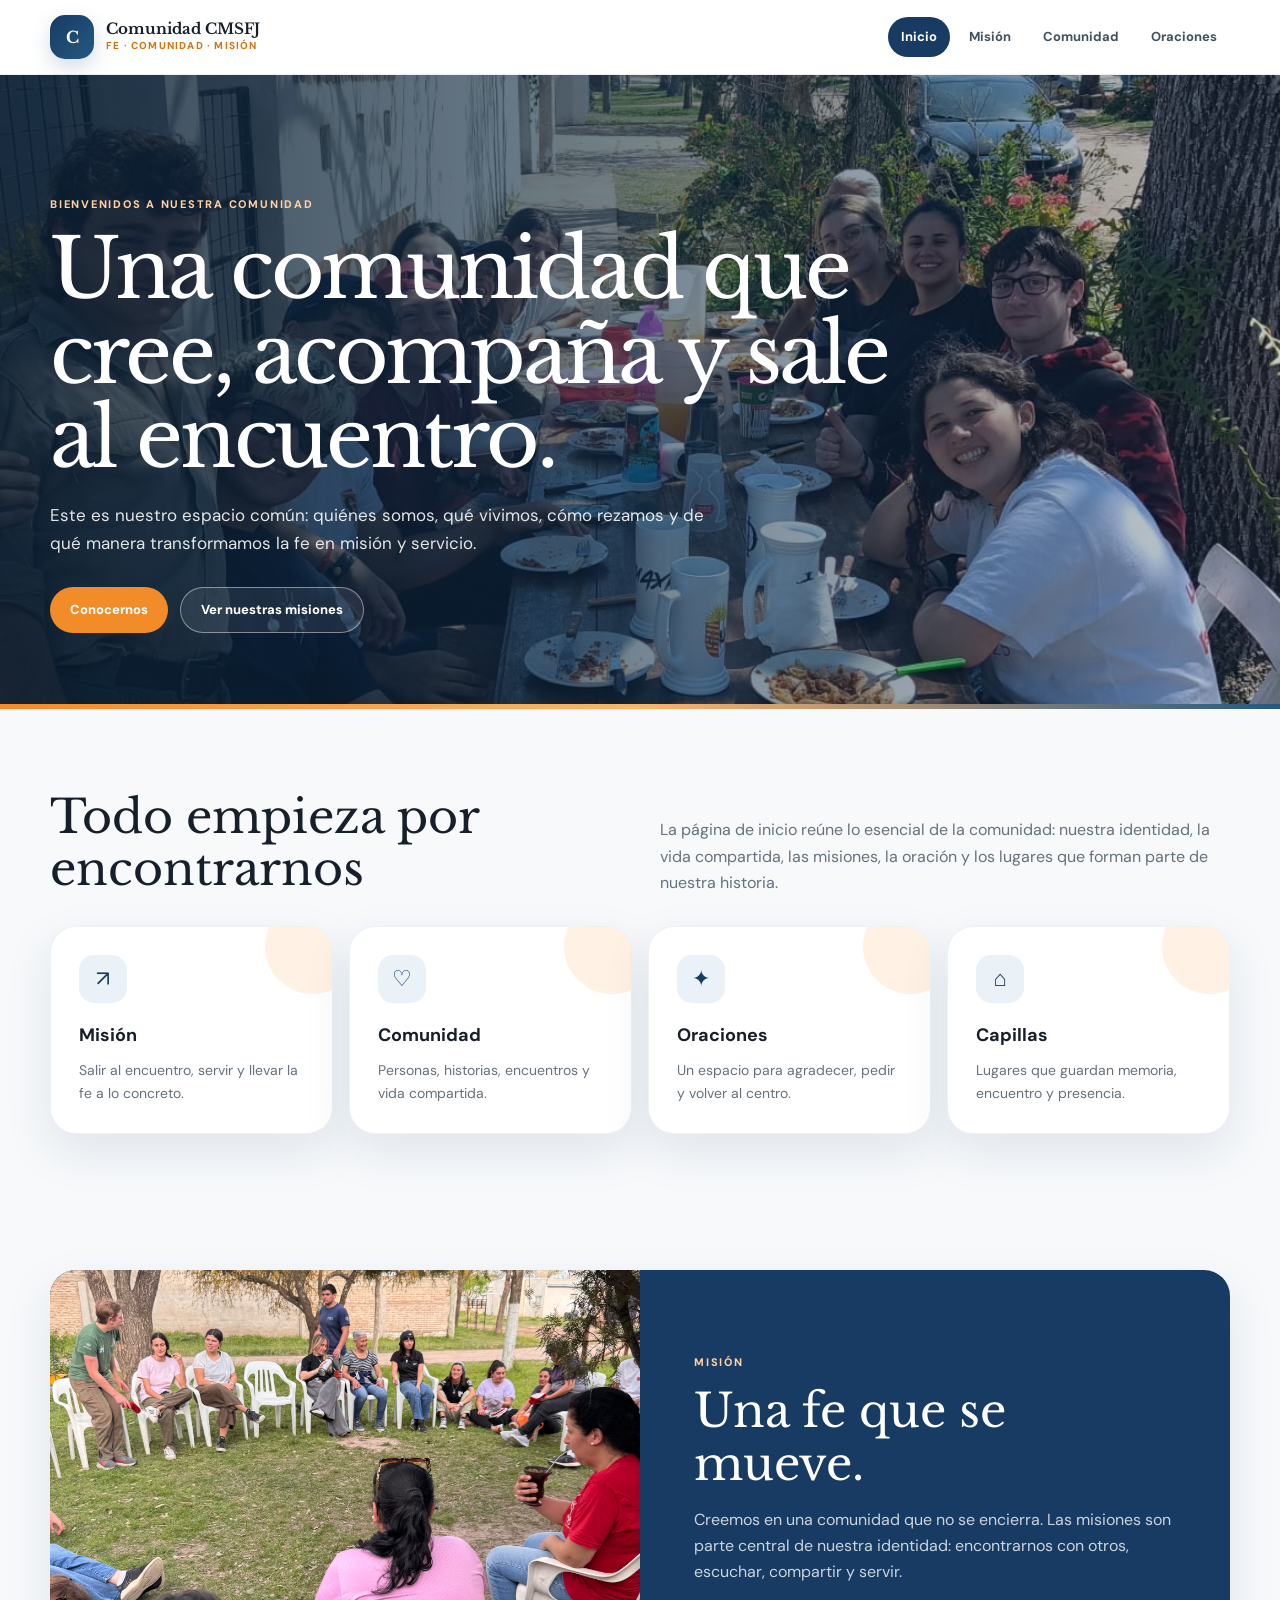
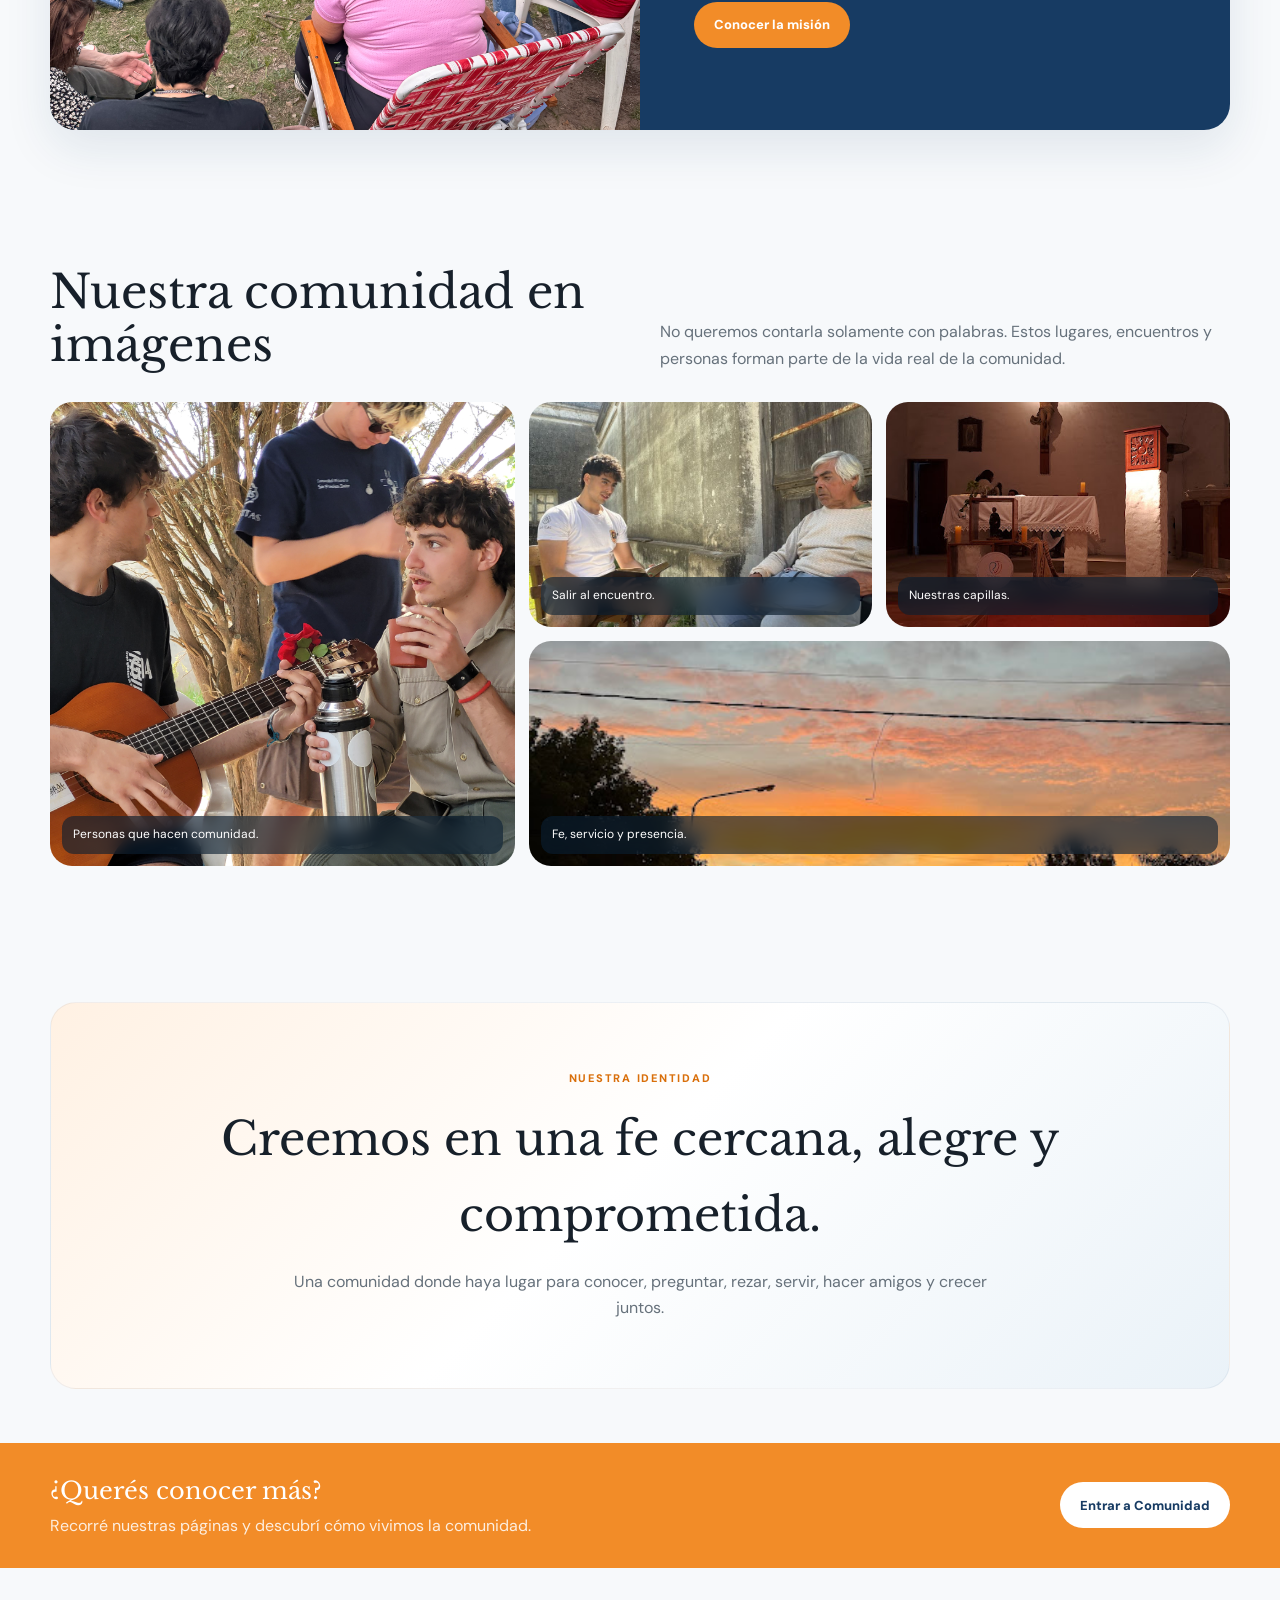
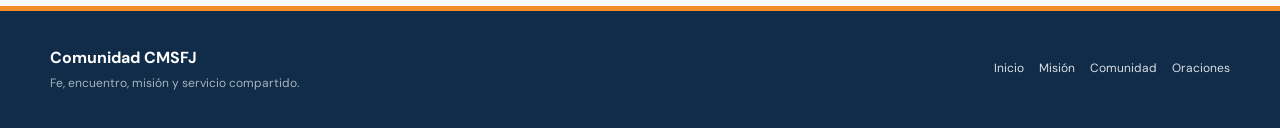
<file: index.html>
<!DOCTYPE html>
<html lang="es">
<head>
  <meta charset="UTF-8">
  <meta name="viewport" content="width=device-width, initial-scale=1.0">
  <meta name="description" content="Sitio oficial de la Comunidad CMSFJ">
  <title>Inicio · Comunidad CMSFJ</title>
  <link rel="stylesheet" href="style.css">
</head>
<body>

<header class="site-header">
  <nav class="nav">
    <a class="brand" href="Inicio.html">
      <span class="brand-mark">C</span>
      <span><strong>Comunidad CMSFJ</strong><small>Fe · Comunidad · Misión</small></span>
    </a>
    <div class="nav-links">
      <a href="Inicio.html" class="active">Inicio</a>
      <a href="Mision.html" class="">Misión</a>
      <a href="Comunidad.html" class="">Comunidad</a>
      <a href="Oraciones.html" class="">Oraciones</a>
    </div>
  </nav>
</header>


<section class="hero" style="--hero:url('Images/Nosotros/Misionero (1).jpg')">
  <div class="hero-inner">
    <div class="eyebrow">Bienvenidos a nuestra comunidad</div>
    <h1>Una comunidad que cree, acompaña y sale al encuentro.</h1>
    <p>Este es nuestro espacio común: quiénes somos, qué vivimos, cómo rezamos y de qué manera transformamos la fe en misión y servicio.</p>
    <div class="hero-actions">
      <a class="btn btn-primary" href="Comunidad.html">Conocernos</a>
      <a class="btn btn-ghost" href="Mision.html">Ver nuestras misiones</a>
    </div>
  </div>
</section>

<main>
  <section class="section">
    <div class="container">
      <div class="section-head">
        <h2>Todo empieza por encontrarnos</h2>
        <p>La página de inicio reúne lo esencial de la comunidad: nuestra identidad, la vida compartida, las misiones, la oración y los lugares que forman parte de nuestra historia.</p>
      </div>
      <div class="quick-grid">
        <a class="quick-card" href="Mision.html"><span>↗</span><h3>Misión</h3><p>Salir al encuentro, servir y llevar la fe a lo concreto.</p></a>
        <a class="quick-card" href="Comunidad.html"><span>♡</span><h3>Comunidad</h3><p>Personas, historias, encuentros y vida compartida.</p></a>
        <a class="quick-card" href="Oraciones.html"><span>✦</span><h3>Oraciones</h3><p>Un espacio para agradecer, pedir y volver al centro.</p></a>
        <a class="quick-card" href="#capillas"><span>⌂</span><h3>Capillas</h3><p>Lugares que guardan memoria, encuentro y presencia.</p></a>
      </div>
    </div>
  </section>

  <section class="section-sm">
    <div class="container">
      <div class="split" style="--image:url('Images/Misiones/Misiones (4).JPG')">
        <div class="split-media"></div>
        <div class="split-copy">
          <div class="eyebrow">Misión</div>
          <h2>Una fe que se mueve.</h2>
          <p>Creemos en una comunidad que no se encierra. Las misiones son parte central de nuestra identidad: encontrarnos con otros, escuchar, compartir y servir.</p>
          <a class="btn btn-primary" href="Mision.html">Conocer la misión</a>
        </div>
      </div>
    </div>
  </section>

  <section class="section" id="capillas">
    <div class="container">
      <div class="section-head">
        <h2>Nuestra comunidad en imágenes</h2>
        <p>No queremos contarla solamente con palabras. Estos lugares, encuentros y personas forman parte de la vida real de la comunidad.</p>
      </div>
      <div class="gallery">
        <figure><img src="Images/Nosotros/Misionero (2).jpg" alt="Miembros de la comunidad"><figcaption>Personas que hacen comunidad.</figcaption></figure>
        <figure><img src="Images/Misiones/Misiones (2).jpg" alt="Misión"><figcaption>Salir al encuentro.</figcaption></figure>
        <figure><img src="Images/Capillas/Capillass (1).jpg" alt="Capilla"><figcaption>Nuestras capillas.</figcaption></figure>
        <figure><img src="Images/Misiones/Misiones (7).jpg" alt="Actividad misionera"><figcaption>Fe, servicio y presencia.</figcaption></figure>
      </div>
    </div>
  </section>

  <section class="section-sm">
    <div class="container">
      <div class="statement">
        <div class="eyebrow" style="color:var(--orange-dark)">Nuestra identidad</div>
        <h2>Creemos en una fe cercana, alegre y comprometida.</h2>
        <p>Una comunidad donde haya lugar para conocer, preguntar, rezar, servir, hacer amigos y crecer juntos.</p>
      </div>
    </div>
  </section>

  <section class="feature-strip">
    <div class="container">
      <div><strong>¿Querés conocer más?</strong><p>Recorré nuestras páginas y descubrí cómo vivimos la comunidad.</p></div>
      <a class="btn btn-secondary" href="Comunidad.html">Entrar a Comunidad</a>
    </div>
  </section>
</main>


<footer class="site-footer">
  <div class="footer-inner">
    <div>
      <strong>Comunidad CMSFJ</strong>
      <p>Fe, encuentro, misión y servicio compartido.</p>
    </div>
    <div class="footer-links">
      <a href="Inicio.html">Inicio</a>
      <a href="Mision.html">Misión</a>
      <a href="Comunidad.html">Comunidad</a>
      <a href="Oraciones.html">Oraciones</a>
    </div>
  </div>
</footer>

</body>
</html>
</file>
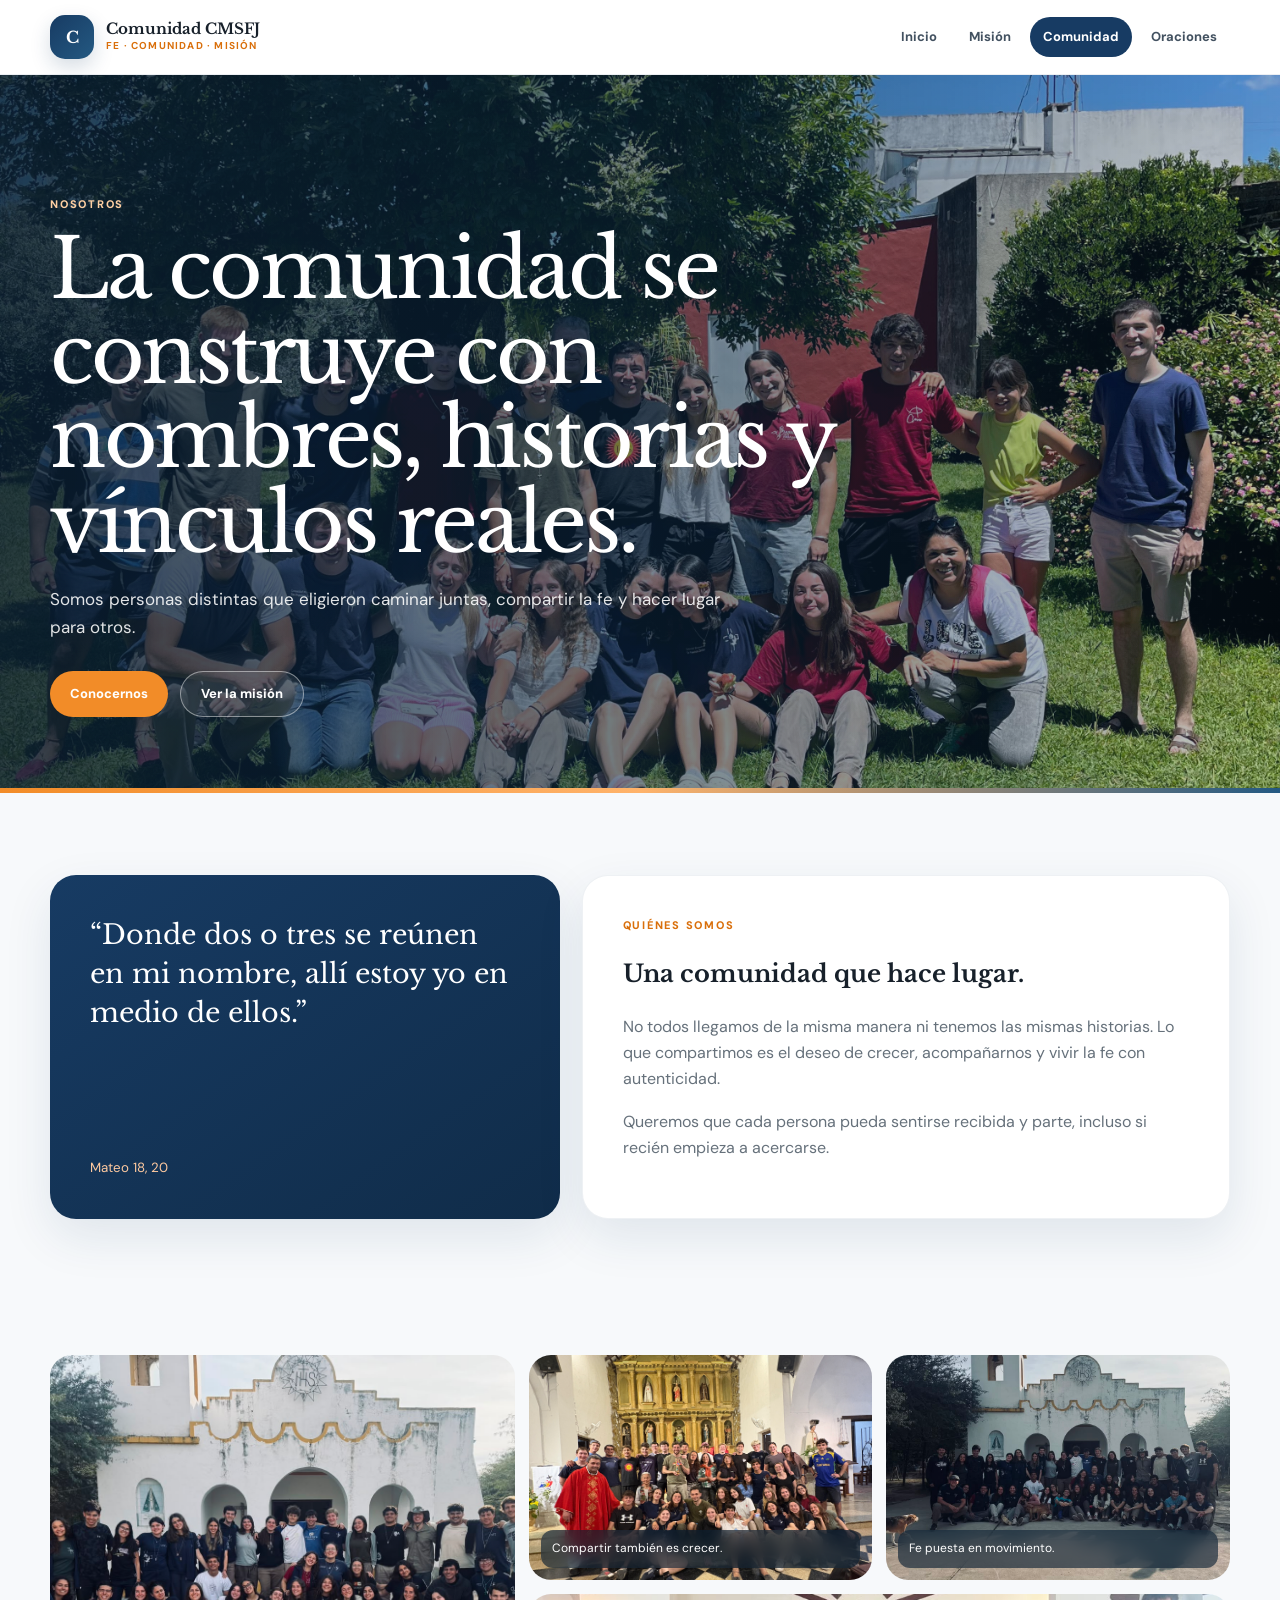
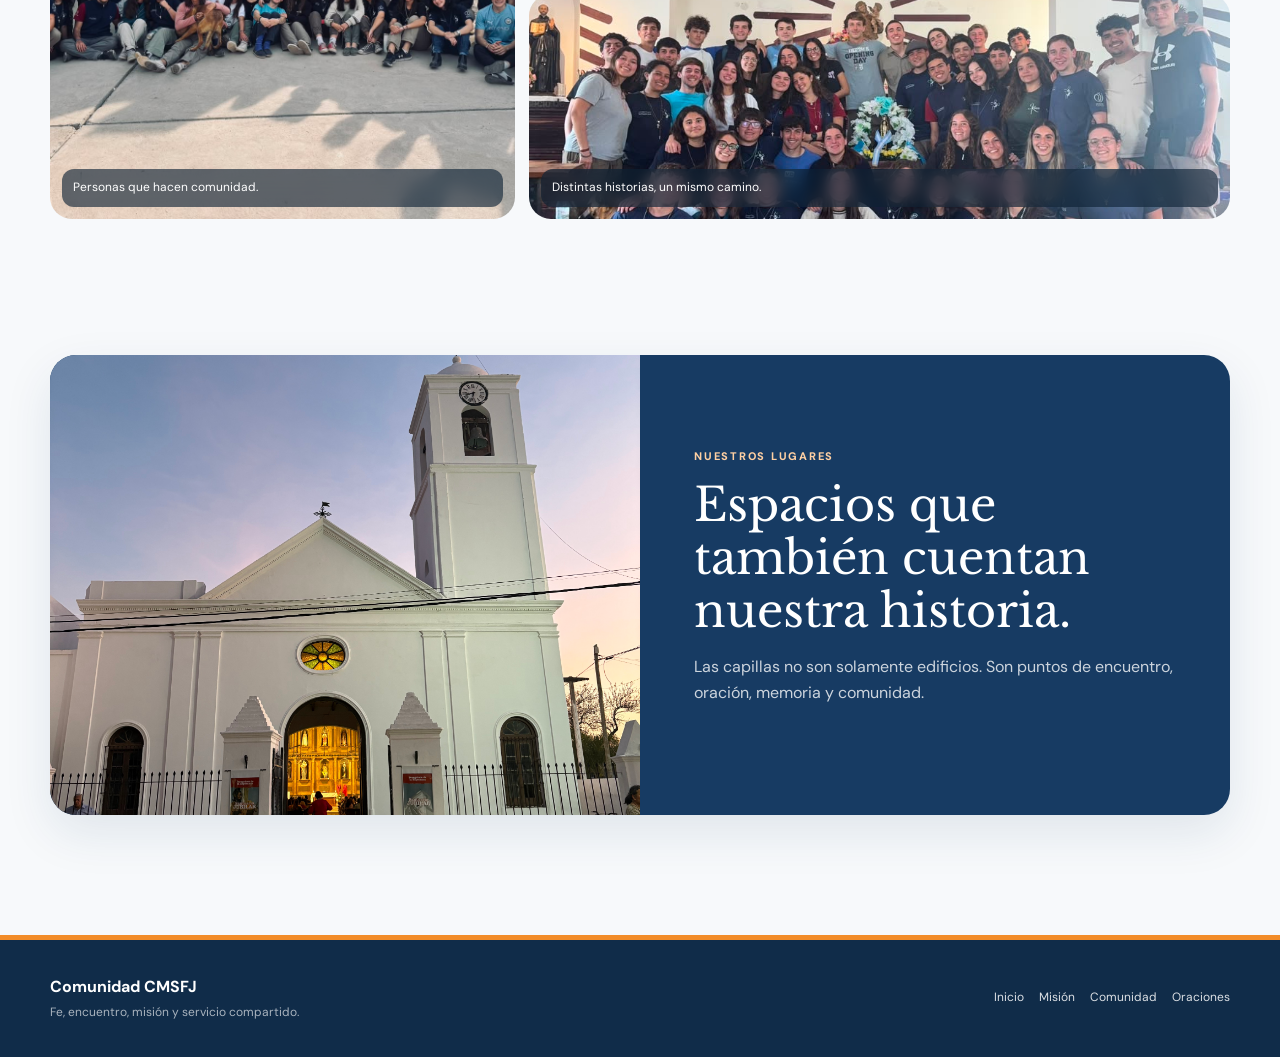
<file: Comunidad.html>
<!DOCTYPE html>
<html lang="es">
<head>
  <meta charset="UTF-8">
  <meta name="viewport" content="width=device-width, initial-scale=1.0">
  <meta name="description" content="Comunidad, personas y encuentros de CMSFJ">
  <title>Comunidad · Comunidad CMSFJ</title>
  <link rel="stylesheet" href="style.css">
</head>
<body>

<header class="site-header">
  <nav class="nav">
    <a class="brand" href="Inicio.html">
      <span class="brand-mark">C</span>
      <span><strong>Comunidad CMSFJ</strong><small>Fe · Comunidad · Misión</small></span>
    </a>
    <div class="nav-links">
      <a href="Inicio.html" class="">Inicio</a>
      <a href="Mision.html" class="">Misión</a>
      <a href="Comunidad.html" class="active">Comunidad</a>
      <a href="Oraciones.html" class="">Oraciones</a>
    </div>
  </nav>
</header>


<section class="hero" style="--hero:url('Images/Nosotros/Misionero (3).jpg')">
  <div class="hero-inner">
    <div class="eyebrow">Nosotros</div>
    <h1>La comunidad se construye con nombres, historias y vínculos reales.</h1>
    <p>Somos personas distintas que eligieron caminar juntas, compartir la fe y hacer lugar para otros.</p>
    <div class="hero-actions"><a class="btn btn-primary" href="#nosotros">Conocernos</a><a class="btn btn-ghost" href="Mision.html">Ver la misión</a></div>
  </div>
</section>

<main>
  <section class="section" id="nosotros">
    <div class="container">
      <div class="intro-grid">
        <article class="quote-card"><blockquote>“Donde dos o tres se reúnen en mi nombre, allí estoy yo en medio de ellos.”</blockquote><small>Mateo 18, 20</small></article>
        <article class="paper"><div class="eyebrow" style="color:var(--orange-dark)">Quiénes somos</div><h2 class="title-serif">Una comunidad que hace lugar.</h2><p>No todos llegamos de la misma manera ni tenemos las mismas historias. Lo que compartimos es el deseo de crecer, acompañarnos y vivir la fe con autenticidad.</p><p>Queremos que cada persona pueda sentirse recibida y parte, incluso si recién empieza a acercarse.</p></article>
      </div>
    </div>
  </section>

  <section class="section-sm">
    <div class="container">
      <div class="gallery">
        <figure><img src="Images/Nosotros/Misionero (1).jpeg" alt="Integrantes de la comunidad"><figcaption>Personas que hacen comunidad.</figcaption></figure>
        <figure><img src="Images/Nosotros/Misionero (4).jpg" alt="Encuentro"><figcaption>Compartir también es crecer.</figcaption></figure>
        <figure><img src="Images/Nosotros/Misionero (5).jpeg" alt="Misioneros"><figcaption>Fe puesta en movimiento.</figcaption></figure>
        <figure><img src="Images/Nosotros/Misionero (6).jpeg" alt="Comunidad"><figcaption>Distintas historias, un mismo camino.</figcaption></figure>
      </div>
    </div>
  </section>

  <section class="section">
    <div class="container">
      <div class="split" style="--image:url('Images/Capillas/Capillass (2).jpg')">
        <div class="split-media"></div>
        <div class="split-copy">
          <div class="eyebrow">Nuestros lugares</div>
          <h2>Espacios que también cuentan nuestra historia.</h2>
          <p>Las capillas no son solamente edificios. Son puntos de encuentro, oración, memoria y comunidad.</p>
        </div>
      </div>
    </div>
  </section>
</main>


<footer class="site-footer">
  <div class="footer-inner">
    <div>
      <strong>Comunidad CMSFJ</strong>
      <p>Fe, encuentro, misión y servicio compartido.</p>
    </div>
    <div class="footer-links">
      <a href="Inicio.html">Inicio</a>
      <a href="Mision.html">Misión</a>
      <a href="Comunidad.html">Comunidad</a>
      <a href="Oraciones.html">Oraciones</a>
    </div>
  </div>
</footer>

</body>
</html>
</file>
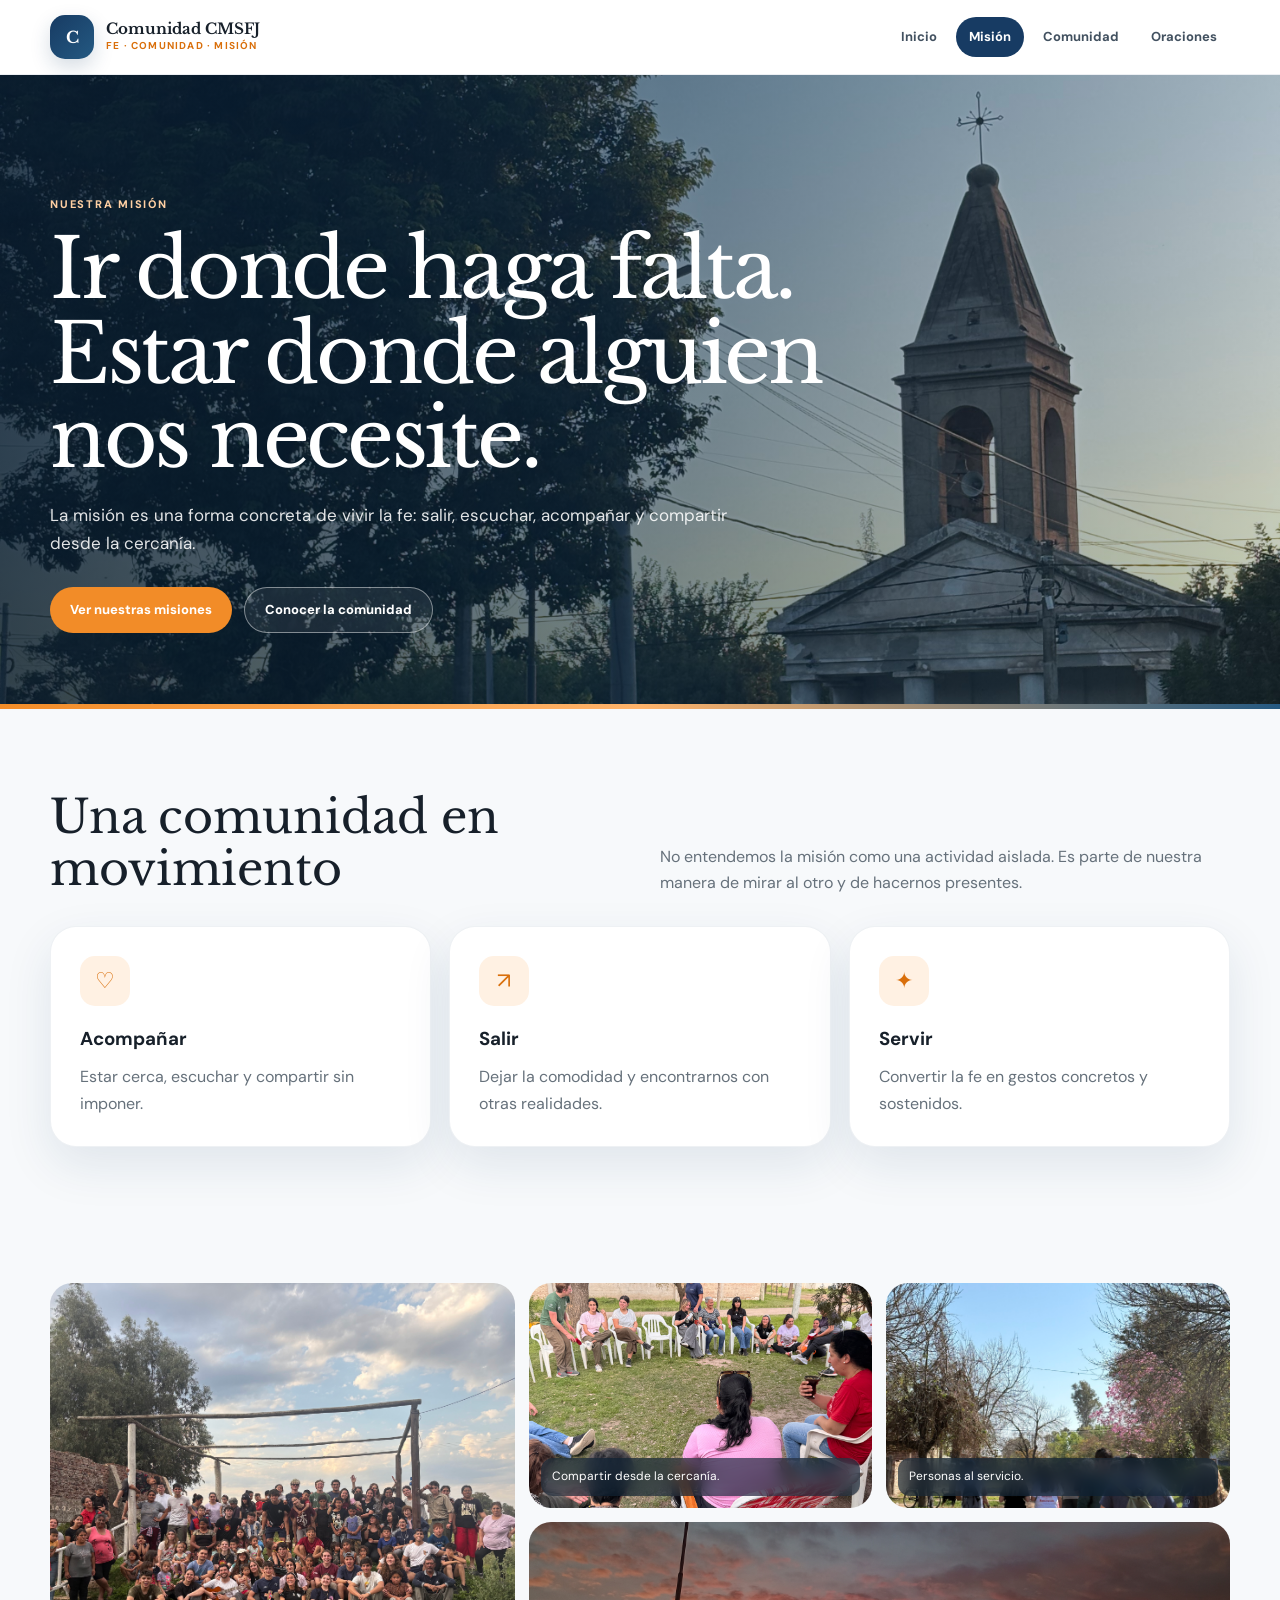
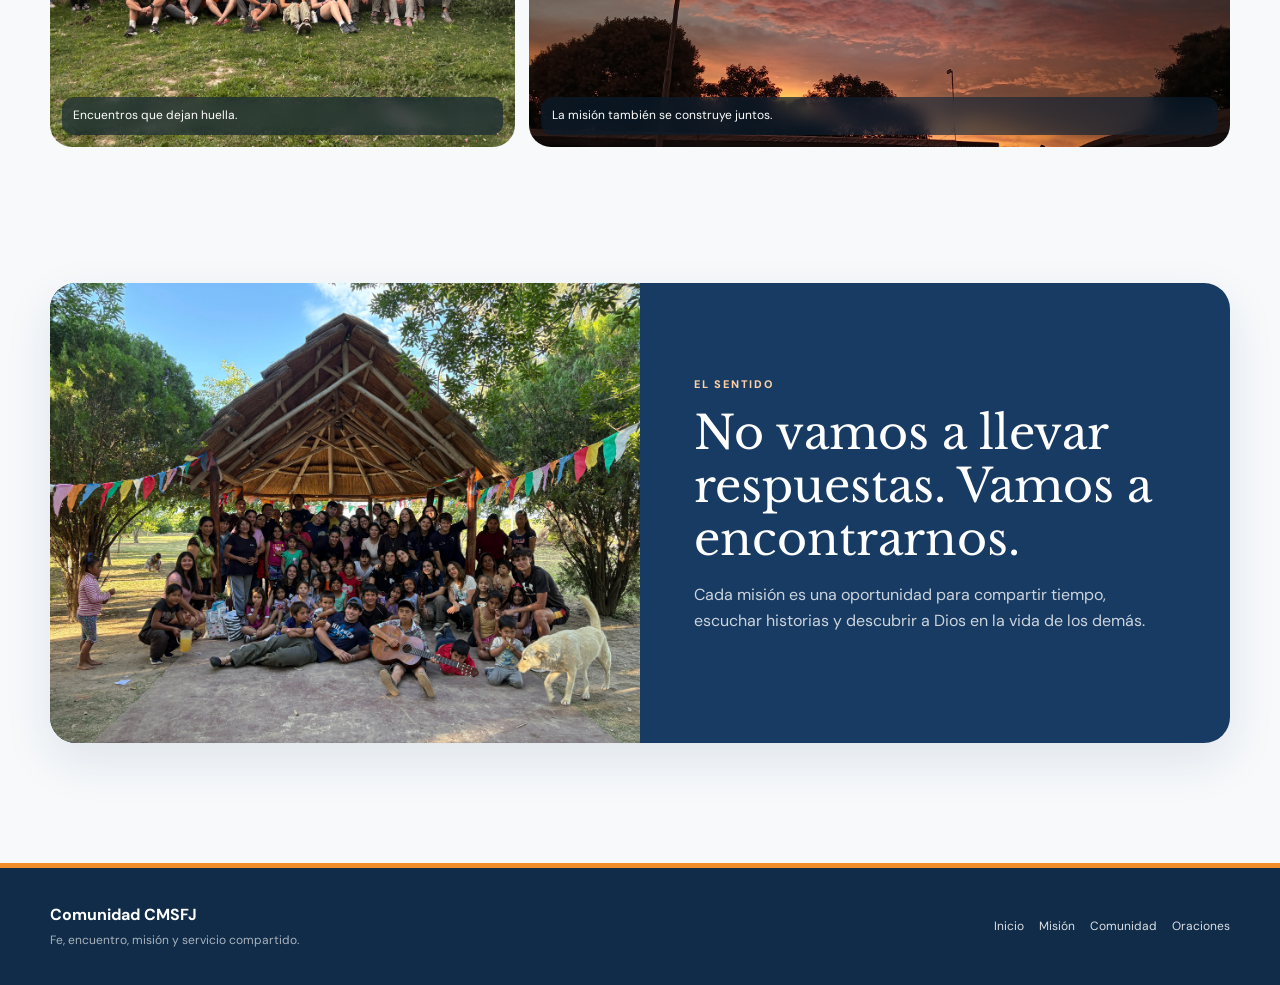
<file: Mision.html>
<!DOCTYPE html>
<html lang="es">
<head>
  <meta charset="UTF-8">
  <meta name="viewport" content="width=device-width, initial-scale=1.0">
  <meta name="description" content="Misión y actividades de la Comunidad CMSFJ">
  <title>Misión · Comunidad CMSFJ</title>
  <link rel="stylesheet" href="style.css">
</head>
<body>

<header class="site-header">
  <nav class="nav">
    <a class="brand" href="Inicio.html">
      <span class="brand-mark">C</span>
      <span><strong>Comunidad CMSFJ</strong><small>Fe · Comunidad · Misión</small></span>
    </a>
    <div class="nav-links">
      <a href="Inicio.html" class="">Inicio</a>
      <a href="Mision.html" class="active">Misión</a>
      <a href="Comunidad.html" class="">Comunidad</a>
      <a href="Oraciones.html" class="">Oraciones</a>
    </div>
  </nav>
</header>


<section class="hero" style="--hero:url('Images/Misiones/Misiones (1).jpg')">
  <div class="hero-inner">
    <div class="eyebrow">Nuestra misión</div>
    <h1>Ir donde haga falta. Estar donde alguien nos necesite.</h1>
    <p>La misión es una forma concreta de vivir la fe: salir, escuchar, acompañar y compartir desde la cercanía.</p>
    <div class="hero-actions"><a class="btn btn-primary" href="#misiones">Ver nuestras misiones</a><a class="btn btn-ghost" href="Comunidad.html">Conocer la comunidad</a></div>
  </div>
</section>

<main>
  <section class="section" id="misiones">
    <div class="container">
      <div class="section-head"><h2>Una comunidad en movimiento</h2><p>No entendemos la misión como una actividad aislada. Es parte de nuestra manera de mirar al otro y de hacernos presentes.</p></div>
      <div class="values">
        <article class="value-card"><div class="icon">♡</div><h3>Acompañar</h3><p>Estar cerca, escuchar y compartir sin imponer.</p></article>
        <article class="value-card"><div class="icon">↗</div><h3>Salir</h3><p>Dejar la comodidad y encontrarnos con otras realidades.</p></article>
        <article class="value-card"><div class="icon">✦</div><h3>Servir</h3><p>Convertir la fe en gestos concretos y sostenidos.</p></article>
      </div>
    </div>
  </section>

  <section class="section-sm">
    <div class="container">
      <div class="gallery">
        <figure><img src="Images/Misiones/Misiones (3).jpg" alt="Misión comunitaria"><figcaption>Encuentros que dejan huella.</figcaption></figure>
        <figure><img src="Images/Misiones/Misiones (4).JPG" alt="Actividad misionera"><figcaption>Compartir desde la cercanía.</figcaption></figure>
        <figure><img src="Images/Misiones/Misiones (6).jpg" alt="Misioneros"><figcaption>Personas al servicio.</figcaption></figure>
        <figure><img src="Images/Misiones/Misiones (8).jpg" alt="Jornada de misión"><figcaption>La misión también se construye juntos.</figcaption></figure>
      </div>
    </div>
  </section>

  <section class="section">
    <div class="container">
      <div class="split" style="--image:url('Images/Misiones/Misiones (9).jpg')">
        <div class="split-media"></div>
        <div class="split-copy">
          <div class="eyebrow">El sentido</div>
          <h2>No vamos a llevar respuestas. Vamos a encontrarnos.</h2>
          <p>Cada misión es una oportunidad para compartir tiempo, escuchar historias y descubrir a Dios en la vida de los demás.</p>
        </div>
      </div>
    </div>
  </section>
</main>


<footer class="site-footer">
  <div class="footer-inner">
    <div>
      <strong>Comunidad CMSFJ</strong>
      <p>Fe, encuentro, misión y servicio compartido.</p>
    </div>
    <div class="footer-links">
      <a href="Inicio.html">Inicio</a>
      <a href="Mision.html">Misión</a>
      <a href="Comunidad.html">Comunidad</a>
      <a href="Oraciones.html">Oraciones</a>
    </div>
  </div>
</footer>

</body>
</html>
</file>
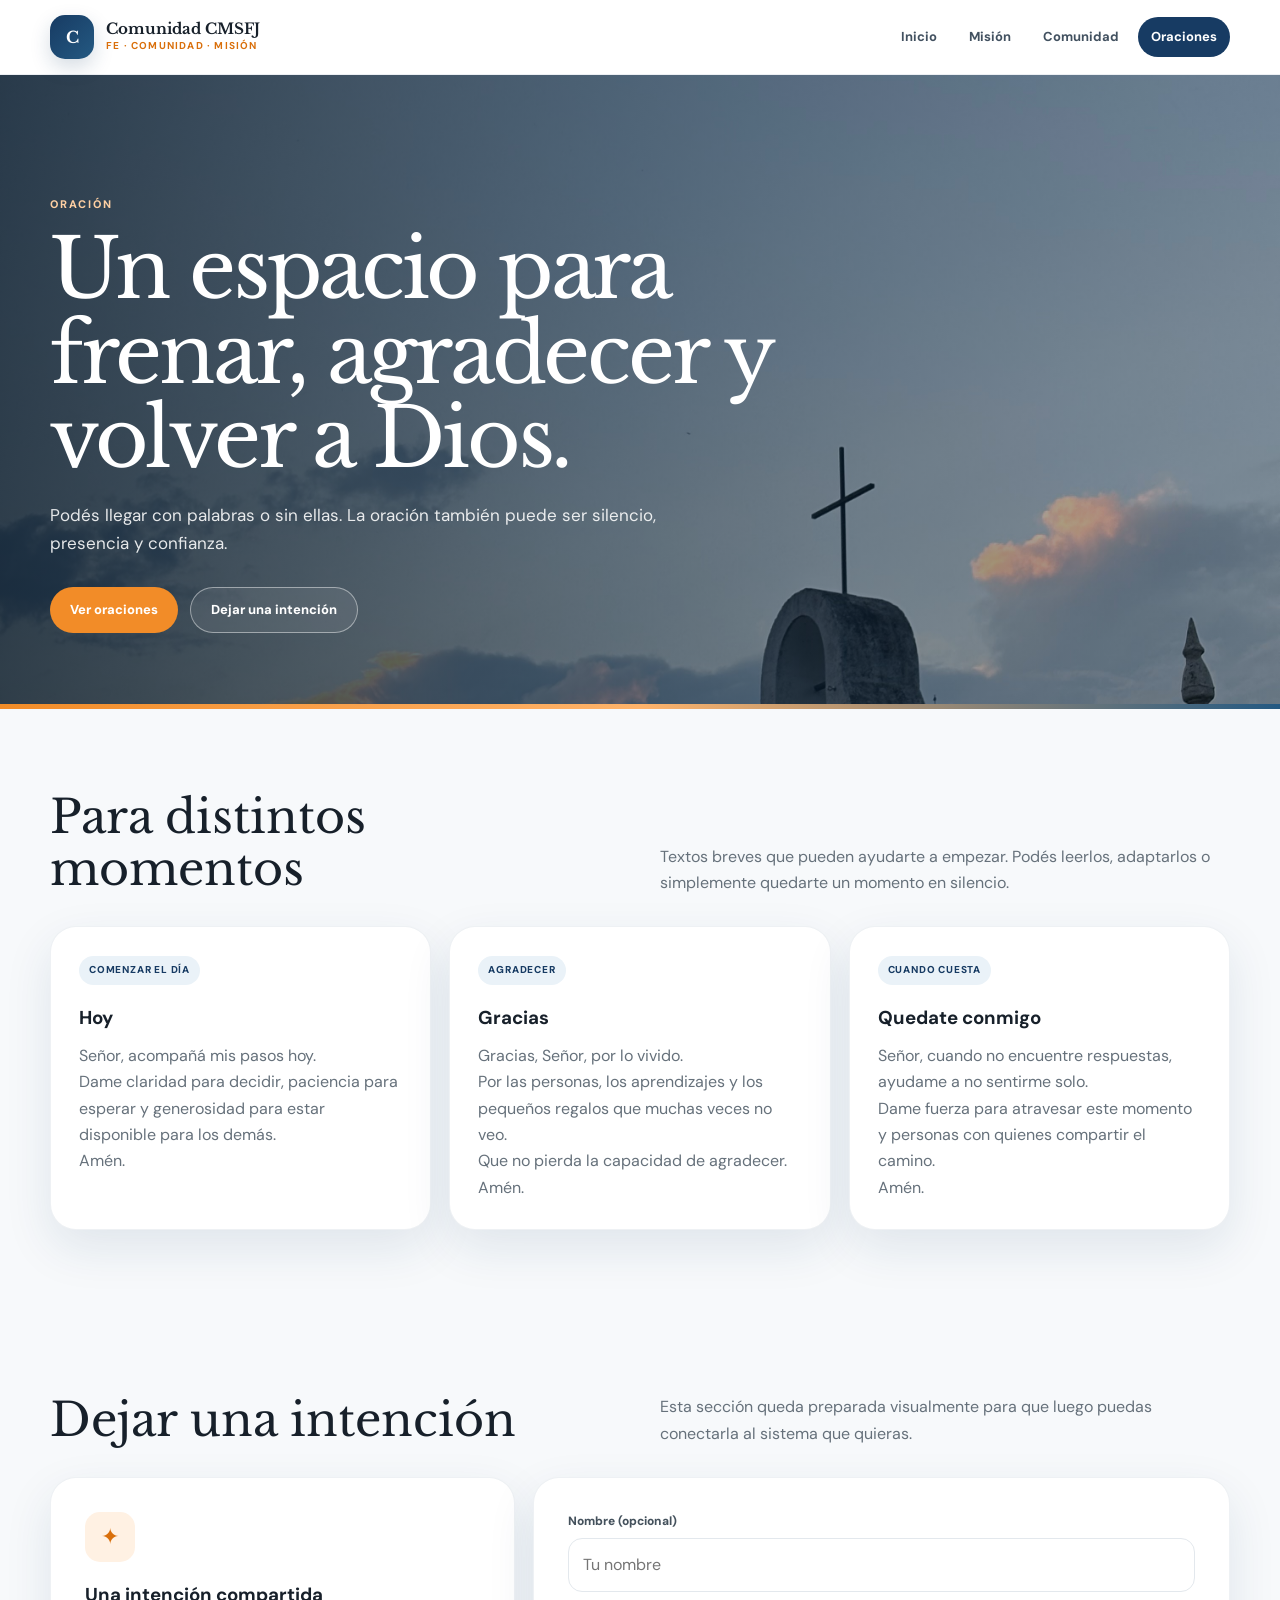
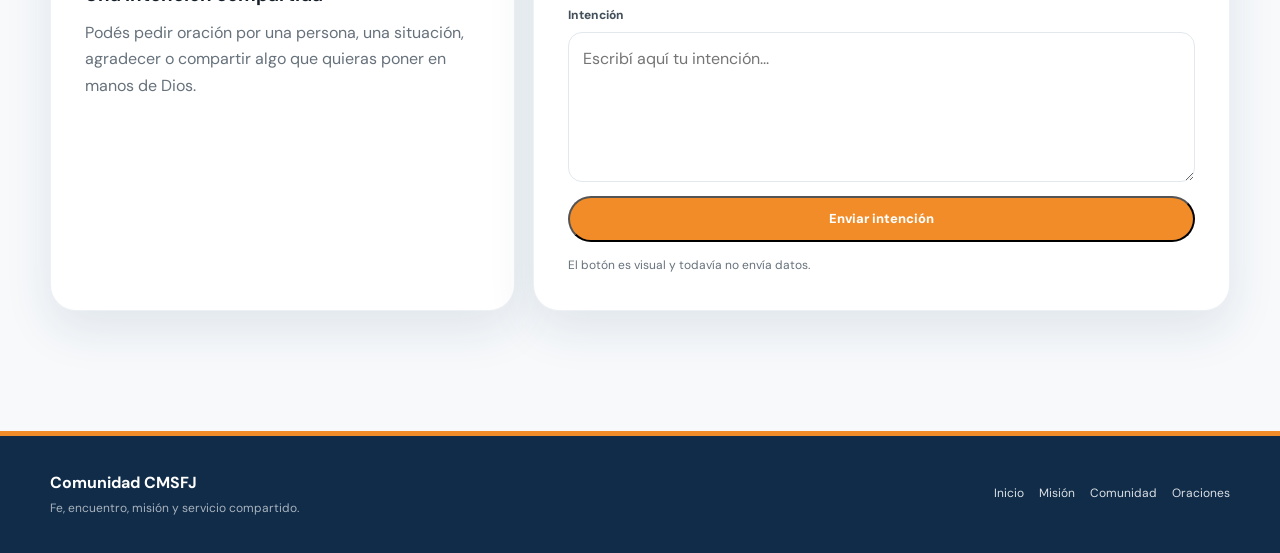
<file: Oraciones.html>
<!DOCTYPE html>
<html lang="es">
<head>
  <meta charset="UTF-8">
  <meta name="viewport" content="width=device-width, initial-scale=1.0">
  <meta name="description" content="Oraciones e intenciones de la Comunidad CMSFJ">
  <title>Oraciones · Comunidad CMSFJ</title>
  <link rel="stylesheet" href="style.css">
</head>
<body>

<header class="site-header">
  <nav class="nav">
    <a class="brand" href="Inicio.html">
      <span class="brand-mark">C</span>
      <span><strong>Comunidad CMSFJ</strong><small>Fe · Comunidad · Misión</small></span>
    </a>
    <div class="nav-links">
      <a href="Inicio.html" class="">Inicio</a>
      <a href="Mision.html" class="">Misión</a>
      <a href="Comunidad.html" class="">Comunidad</a>
      <a href="Oraciones.html" class="active">Oraciones</a>
    </div>
  </nav>
</header>


<section class="hero" style="--hero:url('Images/Capillas/Capillass (3).jpg')">
  <div class="hero-inner">
    <div class="eyebrow">Oración</div>
    <h1>Un espacio para frenar, agradecer y volver a Dios.</h1>
    <p>Podés llegar con palabras o sin ellas. La oración también puede ser silencio, presencia y confianza.</p>
    <div class="hero-actions"><a class="btn btn-primary" href="#oraciones">Ver oraciones</a><a class="btn btn-ghost" href="#intencion">Dejar una intención</a></div>
  </div>
</section>

<main>
  <section class="section" id="oraciones">
    <div class="container">
      <div class="section-head"><h2>Para distintos momentos</h2><p>Textos breves que pueden ayudarte a empezar. Podés leerlos, adaptarlos o simplemente quedarte un momento en silencio.</p></div>
      <div class="prayer-grid">
        <article class="prayer-card"><span class="tag">Comenzar el día</span><h3>Hoy</h3><p class="prayer-text">Señor, acompañá mis pasos hoy.
Dame claridad para decidir, paciencia para esperar y generosidad para estar disponible para los demás.
Amén.</p></article>
        <article class="prayer-card"><span class="tag">Agradecer</span><h3>Gracias</h3><p class="prayer-text">Gracias, Señor, por lo vivido.
Por las personas, los aprendizajes y los pequeños regalos que muchas veces no veo.
Que no pierda la capacidad de agradecer.
Amén.</p></article>
        <article class="prayer-card"><span class="tag">Cuando cuesta</span><h3>Quedate conmigo</h3><p class="prayer-text">Señor, cuando no encuentre respuestas, ayudame a no sentirme solo.
Dame fuerza para atravesar este momento y personas con quienes compartir el camino.
Amén.</p></article>
      </div>
    </div>
  </section>

  <section class="section" id="intencion">
    <div class="container">
      <div class="section-head"><h2>Dejar una intención</h2><p>Esta sección queda preparada visualmente para que luego puedas conectarla al sistema que quieras.</p></div>
      <div class="form-wrap">
        <article class="info-card"><div class="icon">✦</div><h3>Una intención compartida</h3><p>Podés pedir oración por una persona, una situación, agradecer o compartir algo que quieras poner en manos de Dios.</p></article>
        <article class="info-card">
          <form class="form">
            <div class="field"><label for="nombre">Nombre (opcional)</label><input id="nombre" type="text" placeholder="Tu nombre"></div>
            <div class="field"><label for="intencion-txt">Intención</label><textarea id="intencion-txt" placeholder="Escribí aquí tu intención..."></textarea></div>
            <button class="btn btn-primary" type="button">Enviar intención</button>
            <div class="note">El botón es visual y todavía no envía datos.</div>
          </form>
        </article>
      </div>
    </div>
  </section>
</main>


<footer class="site-footer">
  <div class="footer-inner">
    <div>
      <strong>Comunidad CMSFJ</strong>
      <p>Fe, encuentro, misión y servicio compartido.</p>
    </div>
    <div class="footer-links">
      <a href="Inicio.html">Inicio</a>
      <a href="Mision.html">Misión</a>
      <a href="Comunidad.html">Comunidad</a>
      <a href="Oraciones.html">Oraciones</a>
    </div>
  </div>
</footer>

</body>
</html>
</file>
<file: style.css>
@import url('https://fonts.googleapis.com/css2?family=DM+Sans:wght@400;500;600;700;800&family=Libre+Baskerville:wght@400;700&display=swap');

:root{
  --orange:#F28C28;
  --orange-dark:#D96F0B;
  --orange-soft:#FFF1E3;
  --blue:#173B63;
  --blue-2:#245982;
  --blue-soft:#EAF2F8;
  --ink:#17202A;
  --muted:#66717B;
  --paper:#FFFFFF;
  --bg:#F7F9FB;
  --line:#E3E8ED;
  --shadow:0 18px 48px rgba(23,59,99,.10);
  --radius:26px;
  --max:1180px;
}

*{box-sizing:border-box}
html{scroll-behavior:smooth}
body{
  margin:0;
  background:var(--bg);
  color:var(--ink);
  font-family:"DM Sans",Arial,sans-serif;
  line-height:1.65;
}
img{max-width:100%;display:block}
a{text-decoration:none;color:inherit}
button,input,textarea{font:inherit}
.container{width:min(var(--max),calc(100% - 48px));margin:auto}

.site-header{
  position:sticky;top:0;z-index:100;
  background:rgba(255,255,255,.92);
  backdrop-filter:blur(16px);
  border-bottom:1px solid rgba(23,59,99,.08);
}
.nav{
  width:min(var(--max),calc(100% - 48px));
  margin:auto;
  min-height:74px;
  display:flex;align-items:center;justify-content:space-between;gap:24px;
}
.brand{display:flex;align-items:center;gap:12px}
.brand-mark{
  width:44px;height:44px;border-radius:15px;
  display:grid;place-items:center;
  background:linear-gradient(135deg,var(--blue),var(--blue-2));
  color:white;font-family:"Libre Baskerville",serif;font-weight:700;
  box-shadow:0 8px 20px rgba(23,59,99,.18);
}
.brand strong{display:block;font-family:"Libre Baskerville",serif;font-size:15px;line-height:1.2}
.brand small{display:block;font-size:10px;letter-spacing:.12em;color:var(--orange-dark);text-transform:uppercase;font-weight:700}
.nav-links{display:flex;align-items:center;gap:6px;flex-wrap:wrap;justify-content:flex-end}
.nav-links a{
  padding:9px 13px;border-radius:999px;font-size:13px;font-weight:700;color:#425160;
}
.nav-links a:hover,.nav-links a.active{background:var(--blue);color:white}
.nav-links a.cta{background:var(--orange);color:white}
.nav-links a.cta:hover{background:var(--orange-dark)}

.hero{
  min-height:610px;
  position:relative;
  display:flex;
  align-items:flex-end;
  overflow:hidden;
  color:white;
  background:var(--blue);
}
.hero::before{
  content:"";position:absolute;inset:0;
  background:
    linear-gradient(90deg,rgba(10,30,49,.84) 0%,rgba(12,40,65,.58) 48%,rgba(12,40,65,.24) 100%),
    var(--hero) center/cover no-repeat;
}
.hero::after{
  content:"";position:absolute;left:0;bottom:0;width:100%;height:5px;
  background:linear-gradient(90deg,var(--orange),#ffb36a,var(--blue-2));
}
.hero-inner{
  position:relative;z-index:2;
  width:min(var(--max),calc(100% - 48px));
  margin:auto;padding:120px 0 76px;
}
.eyebrow{
  text-transform:uppercase;letter-spacing:.16em;
  font-size:11px;font-weight:800;color:#FFD0A3;margin-bottom:14px;
}
.hero h1,.title-serif,.section-head h2,.split-copy h2,.statement h2{
  font-family:"Libre Baskerville",serif;
}
.hero h1{
  margin:0;max-width:860px;font-size:clamp(42px,7vw,82px);
  line-height:1.03;letter-spacing:-.04em;font-weight:400;
}
.hero p{max-width:680px;margin:20px 0 0;color:rgba(255,255,255,.88);font-size:17px}
.hero-actions{display:flex;gap:12px;flex-wrap:wrap;margin-top:30px}
.btn{
  display:inline-flex;align-items:center;justify-content:center;
  min-height:46px;padding:0 20px;border-radius:999px;font-weight:800;font-size:13px;
  transition:.2s ease;
}
.btn:hover{transform:translateY(-2px)}
.btn-primary{background:var(--orange);color:white}
.btn-secondary{background:white;color:var(--blue)}
.btn-ghost{border:1px solid rgba(255,255,255,.45);background:rgba(255,255,255,.08);color:white}

.section{padding:82px 0}
.section-sm{padding:54px 0}
.section-head{
  display:flex;align-items:end;justify-content:space-between;gap:28px;margin-bottom:30px;
}
.section-head h2{margin:0;font-size:clamp(30px,4vw,46px);line-height:1.15;font-weight:400}
.section-head p{margin:0;max-width:570px;color:var(--muted)}

.quick-grid{
  display:grid;grid-template-columns:repeat(4,1fr);gap:16px;
}
.quick-card,.paper,.value-card,.prayer-card,.info-card{
  background:var(--paper);border:1px solid rgba(23,59,99,.07);border-radius:var(--radius);
  box-shadow:var(--shadow);
}
.quick-card{padding:28px;position:relative;overflow:hidden}
.quick-card::before{
  content:"";position:absolute;right:-28px;top:-28px;width:95px;height:95px;border-radius:50%;
  background:var(--orange-soft);
}
.quick-card span{
  width:48px;height:48px;border-radius:15px;display:grid;place-items:center;
  background:var(--blue-soft);color:var(--blue);font-size:22px;margin-bottom:18px;position:relative;
}
.quick-card h3{margin:0 0 8px;font-size:18px}
.quick-card p{margin:0;color:var(--muted);font-size:14px}

.intro-grid{display:grid;grid-template-columns:.88fr 1.12fr;gap:22px}
.quote-card{
  padding:40px;border-radius:var(--radius);
  background:linear-gradient(145deg,var(--blue),#102C49);
  color:white;display:flex;flex-direction:column;justify-content:space-between;
  box-shadow:var(--shadow);
}
.quote-card blockquote{font-family:"Libre Baskerville",serif;font-size:27px;line-height:1.45;margin:0}
.quote-card small{margin-top:25px;color:#FFCAA0}
.paper{padding:40px}
.paper p{color:var(--muted)}

.values{display:grid;grid-template-columns:repeat(3,1fr);gap:18px}
.value-card{padding:29px}
.icon{
  width:50px;height:50px;border-radius:15px;display:grid;place-items:center;
  background:var(--orange-soft);color:var(--orange-dark);font-size:22px;margin-bottom:18px;
}
.value-card h3,.prayer-card h3,.info-card h3{margin:0 0 9px}
.value-card p,.prayer-card p,.info-card p{margin:0;color:var(--muted)}

.split{
  display:grid;grid-template-columns:1fr 1fr;overflow:hidden;border-radius:var(--radius);
  min-height:460px;background:var(--blue);color:white;box-shadow:var(--shadow);
}
.split-media{min-height:420px;background:var(--image) center/cover no-repeat}
.split-copy{padding:54px;display:flex;flex-direction:column;justify-content:center}
.split-copy h2{margin:0;font-size:clamp(30px,4vw,46px);font-weight:400;line-height:1.15}
.split-copy p{color:rgba(255,255,255,.78)}
.split-copy .btn{align-self:flex-start}

.gallery{
  display:grid;grid-template-columns:1.15fr .85fr .85fr;grid-auto-rows:225px;gap:14px;
}
.gallery figure{margin:0;position:relative;overflow:hidden;border-radius:22px}
.gallery figure:first-child{grid-row:span 2}
.gallery figure:nth-child(4){grid-column:span 2}
.gallery img{width:100%;height:100%;object-fit:cover;transition:.35s ease}
.gallery figure:hover img{transform:scale(1.04)}
.gallery figcaption{
  position:absolute;left:12px;right:12px;bottom:12px;
  color:white;background:rgba(10,31,51,.62);backdrop-filter:blur(8px);
  padding:9px 11px;border-radius:12px;font-size:12px;
}

.statement{
  padding:66px;border-radius:var(--radius);
  background:linear-gradient(135deg,var(--orange-soft),white 48%,var(--blue-soft));
  text-align:center;border:1px solid rgba(23,59,99,.06);
}
.statement h2{margin:0;font-size:clamp(30px,4vw,46px);font-weight:400}
.statement p{max-width:700px;margin:16px auto 0;color:var(--muted)}

.feature-strip{
  background:var(--orange);color:white;padding:28px 0;
}
.feature-strip .container{
  display:flex;align-items:center;justify-content:space-between;gap:20px;flex-wrap:wrap;
}
.feature-strip strong{font-family:"Libre Baskerville",serif;font-size:24px;font-weight:400}
.feature-strip p{margin:3px 0 0;color:rgba(255,255,255,.85)}

.prayer-grid{display:grid;grid-template-columns:repeat(3,1fr);gap:18px}
.prayer-card{padding:28px}
.tag{
  display:inline-flex;padding:6px 10px;border-radius:999px;background:var(--blue-soft);
  color:var(--blue);font-size:10px;font-weight:800;text-transform:uppercase;letter-spacing:.08em;margin-bottom:18px;
}
.prayer-text{white-space:pre-line;color:#4E5A65}

.form-wrap{display:grid;grid-template-columns:.8fr 1.2fr;gap:18px}
.info-card{padding:34px}
.form{display:grid;gap:14px}
.field{display:grid;gap:6px}
.field label{font-size:12px;font-weight:800;color:#44515C}
.field input,.field textarea{
  width:100%;border:1px solid var(--line);border-radius:14px;padding:13px 14px;background:white;outline:none;
}
.field textarea{min-height:150px;resize:vertical}
.field input:focus,.field textarea:focus{border-color:var(--blue-2)}
.note{font-size:12px;color:var(--muted)}

.site-footer{background:#102C49;color:white;margin-top:38px;border-top:5px solid var(--orange)}
.footer-inner{
  width:min(var(--max),calc(100% - 48px));margin:auto;padding:34px 0;
  display:flex;align-items:center;justify-content:space-between;gap:20px;flex-wrap:wrap;
}
.footer-inner p{margin:3px 0 0;color:rgba(255,255,255,.64);font-size:12px}
.footer-links{display:flex;gap:15px;flex-wrap:wrap;font-size:12px;color:rgba(255,255,255,.85)}

@media(max-width:920px){
  .quick-grid{grid-template-columns:repeat(2,1fr)}
  .intro-grid,.split,.form-wrap{grid-template-columns:1fr}
  .values,.prayer-grid{grid-template-columns:1fr 1fr}
  .gallery{grid-template-columns:1fr 1fr}
  .gallery figure:first-child,.gallery figure:nth-child(4){grid-row:auto;grid-column:auto}
}
@media(max-width:650px){
  .container,.nav,.hero-inner,.footer-inner{width:min(var(--max),calc(100% - 28px))}
  .nav{display:block;padding:12px 0}
  .brand{margin-bottom:10px}
  .nav-links{justify-content:flex-start}
  .nav-links a{font-size:11px;padding:7px 10px}
  .hero{min-height:550px}
  .hero-inner{padding:90px 0 58px}
  .section{padding:60px 0}
  .section-head{display:block}
  .section-head p{margin-top:12px}
  .quick-grid,.values,.prayer-grid,.gallery{grid-template-columns:1fr}
  .paper,.quote-card,.split-copy,.statement,.info-card{padding:27px}
}
</file>
